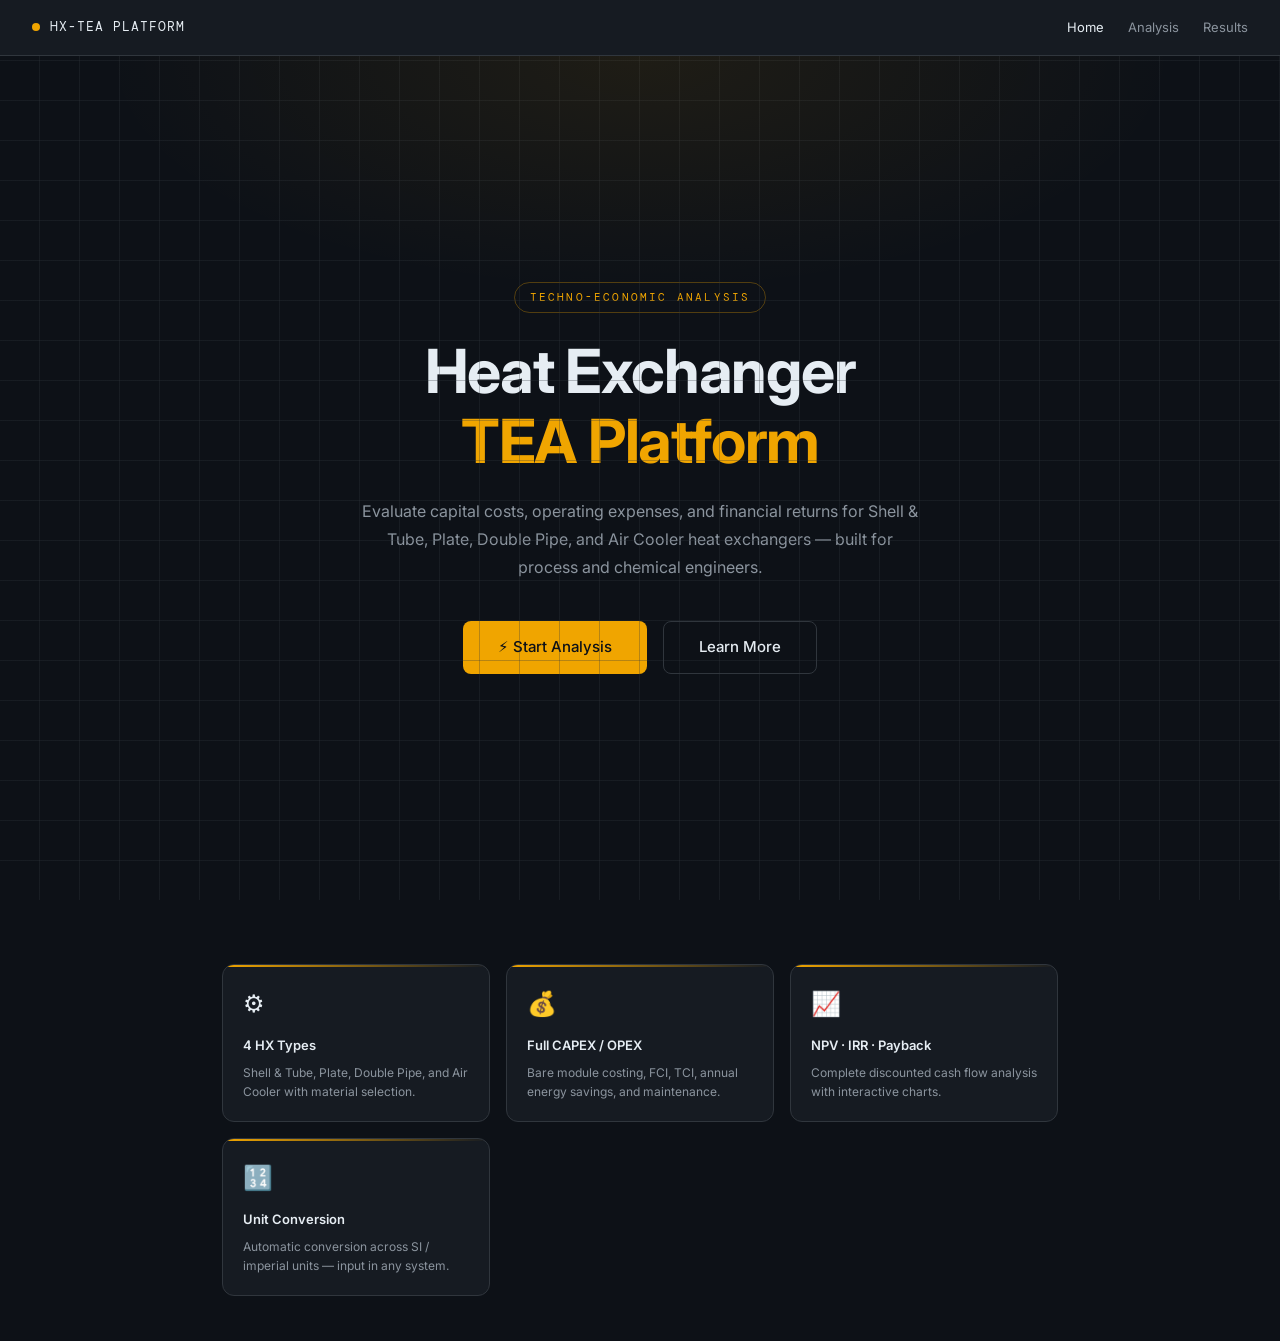
<file: index.html>
<!DOCTYPE html>
<html lang="en">
<head>
  <meta charset="UTF-8" />
  <meta name="viewport" content="width=device-width, initial-scale=1.0" />
  <title>Heat Exchanger TEA Platform</title>
  <link rel="stylesheet" href="static/css/style.css" />
  <link rel="preconnect" href="https://fonts.googleapis.com" />
  <link href="https://fonts.googleapis.com/css2?family=Inter:wght@400;500;600;700&family=DM+Mono:wght@400;500&display=swap" rel="stylesheet" />
</head>
<body>

<nav class="nav">
  <div class="nav-brand">
    <span class="dot"></span>
    HX-TEA Platform
  </div>
  <div class="nav-links">
    <a href="index.html" class="active">Home</a>
    <a href="analysis.html">Analysis</a>
    <a href="results.html">Results</a>
  </div>
</nav>

<section class="hero">
  <div class="hero-tag">Techno-Economic Analysis</div>

  <h1>Heat Exchanger<br /><span>TEA Platform</span></h1>

  <p>
    Evaluate capital costs, operating expenses, and financial returns for
    Shell &amp; Tube, Plate, Double Pipe, and Air Cooler heat exchangers —
    built for process and chemical engineers.
  </p>

  <div class="hero-cta">
    <a href="analysis.html" class="btn btn-primary btn-lg">
      ⚡ Start Analysis
    </a>
    <a href="#about" class="btn btn-outline btn-lg">
      Learn More
    </a>
  </div>
</section>

<div class="features" id="about">
  <div class="feat-card fade-in">
    <span class="feat-icon">⚙️</span>
    <h3>4 HX Types</h3>
    <p>Shell &amp; Tube, Plate, Double Pipe, and Air Cooler with material selection.</p>
  </div>
  <div class="feat-card fade-in" style="animation-delay:0.1s">
    <span class="feat-icon">💰</span>
    <h3>Full CAPEX / OPEX</h3>
    <p>Bare module costing, FCI, TCI, annual energy savings, and maintenance.</p>
  </div>
  <div class="feat-card fade-in" style="animation-delay:0.2s">
    <span class="feat-icon">📈</span>
    <h3>NPV · IRR · Payback</h3>
    <p>Complete discounted cash flow analysis with interactive charts.</p>
  </div>
  <div class="feat-card fade-in" style="animation-delay:0.3s">
    <span class="feat-icon">🔢</span>
    <h3>Unit Conversion</h3>
    <p>Automatic conversion across SI / imperial units — input in any system.</p>
  </div>
</div>

<br /><br />

</body>
</html>
</file>
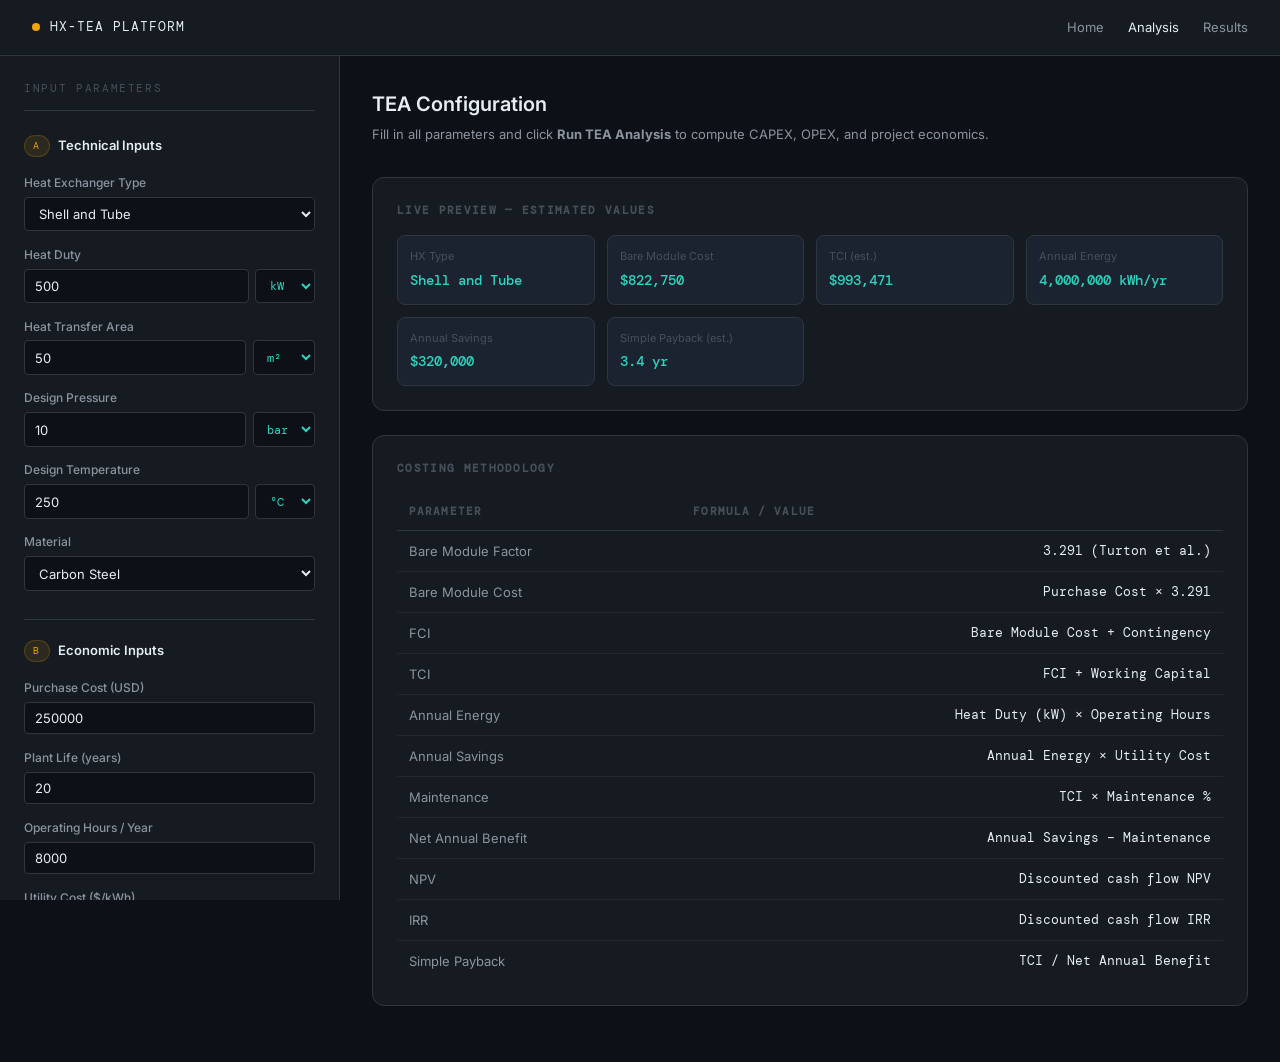
<file: analysis.html>
<!DOCTYPE html>
<html lang="en">
<head>
  <meta charset="UTF-8" />
  <meta name="viewport" content="width=device-width, initial-scale=1.0" />
  <title>TEA Input — HX-TEA Platform</title>
  <link rel="stylesheet" href="static/css/style.css" />
  <link rel="preconnect" href="https://fonts.googleapis.com" />
  <link href="https://fonts.googleapis.com/css2?family=Inter:wght@400;500;600;700&family=DM+Mono:wght@400;500&display=swap" rel="stylesheet" />
</head>
<body>

<nav class="nav">
  <div class="nav-brand"><span class="dot"></span>HX-TEA Platform</div>
  <div class="nav-links">
    <a href="index.html">Home</a>
    <a href="analysis.html" class="active">Analysis</a>
    <a href="results.html">Results</a>
  </div>
</nav>

<!-- Loading Overlay -->
<div class="loading-overlay" id="loadingOverlay">
  <div class="spinner"></div>
  <div class="loading-text">Running TEA Engine…</div>
</div>

<div class="page-layout">

  <!-- ── SIDEBAR (Input Form) ────────────────────────────────── -->
  <aside class="sidebar">
    <div class="sidebar-title">Input Parameters</div>

    <!-- Section A: Technical -->
    <div class="form-section">
      <div class="section-header">
        <span class="section-label">A</span>
        <span class="section-title">Technical Inputs</span>
      </div>

      <div class="field">
        <label>Heat Exchanger Type</label>
        <select id="hx_type" onchange="updatePreview()">
          <option value="Shell and Tube">Shell and Tube</option>
          <option value="Plate Heat Exchanger">Plate Heat Exchanger</option>
          <option value="Double Pipe">Double Pipe</option>
          <option value="Air Cooler">Air Cooler</option>
        </select>
      </div>

      <div class="field">
        <label>Heat Duty</label>
        <div class="field-row">
          <input type="number" id="heat_duty" placeholder="e.g. 500" value="500" min="0" onchange="updatePreview()" />
          <select id="heat_duty_unit" class="unit-select" onchange="updatePreview()">
            <option value="kW">kW</option>
            <option value="W">W</option>
            <option value="MW">MW</option>
          </select>
        </div>
      </div>

      <div class="field">
        <label>Heat Transfer Area</label>
        <div class="field-row">
          <input type="number" id="area" placeholder="e.g. 50" value="50" min="0" onchange="updatePreview()" />
          <select id="area_unit" class="unit-select" onchange="updatePreview()">
            <option value="m²">m²</option>
            <option value="ft²">ft²</option>
          </select>
        </div>
      </div>

      <div class="field">
        <label>Design Pressure</label>
        <div class="field-row">
          <input type="number" id="pressure" placeholder="e.g. 10" value="10" min="0" onchange="updatePreview()" />
          <select id="pressure_unit" class="unit-select" onchange="updatePreview()">
            <option value="bar">bar</option>
            <option value="psi">psi</option>
            <option value="kPa">kPa</option>
          </select>
        </div>
      </div>

      <div class="field">
        <label>Design Temperature</label>
        <div class="field-row">
          <input type="number" id="temperature" placeholder="e.g. 250" value="250" min="0" onchange="updatePreview()" />
          <select id="temperature_unit" class="unit-select" onchange="updatePreview()">
            <option value="°C">°C</option>
            <option value="°F">°F</option>
            <option value="K">K</option>
          </select>
        </div>
      </div>

      <div class="field">
        <label>Material</label>
        <select id="material" onchange="updatePreview()">
          <option value="Carbon Steel">Carbon Steel</option>
          <option value="SS304">SS 304</option>
          <option value="SS316">SS 316</option>
          <option value="Titanium">Titanium</option>
        </select>
      </div>
    </div>

    <div class="divider"></div>

    <!-- Section B: Economic -->
    <div class="form-section">
      <div class="section-header">
        <span class="section-label">B</span>
        <span class="section-title">Economic Inputs</span>
      </div>

      <div class="field">
        <label>Purchase Cost (USD)</label>
        <input type="number" id="purchase_cost" placeholder="e.g. 250000" value="250000" min="0" onchange="updatePreview()" />
      </div>

      <div class="field">
        <label>Plant Life (years)</label>
        <input type="number" id="plant_life" placeholder="e.g. 20" value="20" min="1" max="50" onchange="updatePreview()" />
      </div>

      <div class="field">
        <label>Operating Hours / Year</label>
        <input type="number" id="operating_hours" placeholder="e.g. 8000" value="8000" min="0" max="8760" onchange="updatePreview()" />
      </div>

      <div class="field">
        <label>Utility Cost ($/kWh)</label>
        <input type="number" id="utility_cost" placeholder="e.g. 0.08" value="0.08" min="0" step="0.001" onchange="updatePreview()" />
      </div>

      <div class="field">
        <label>Discount Rate (%)</label>
        <input type="number" id="discount_rate" placeholder="e.g. 10" value="10" min="0" max="100" step="0.1" onchange="updatePreview()" />
      </div>

      <div class="field">
        <label>Maintenance (% of TCI)</label>
        <input type="number" id="maintenance_pct" placeholder="e.g. 3" value="3" min="0" max="100" step="0.1" onchange="updatePreview()" />
      </div>

      <div class="field">
        <label>Contingency (% of Bare Module)</label>
        <input type="number" id="contingency_pct" placeholder="e.g. 15" value="15" min="0" max="100" step="0.1" onchange="updatePreview()" />
      </div>

      <div class="field">
        <label>Working Capital (% of FCI)</label>
        <input type="number" id="working_capital_pct" placeholder="e.g. 5" value="5" min="0" max="100" step="0.1" onchange="updatePreview()" />
      </div>
    </div>

    <button class="btn-run" id="runBtn" onclick="runTEA()">
      ⚡ Run TEA Analysis
    </button>

    <div id="errorMsg" style="display:none; color:var(--red-neg); font-size:12px; margin-top:0.75rem; padding:0.6rem; background:rgba(248,81,73,0.1); border-radius:4px; border:1px solid rgba(248,81,73,0.2);"></div>
  </aside>

  <!-- ── MAIN CONTENT ─────────────────────────────────────────── -->
  <main class="main-content">
    <div class="content-header">
      <h2>TEA Configuration</h2>
      <p>Fill in all parameters and click <strong>Run TEA Analysis</strong> to compute CAPEX, OPEX, and project economics.</p>
    </div>

    <!-- Live Preview Panel -->
    <div class="preview-panel">
      <h3>Live Preview — Estimated Values</h3>
      <div class="preview-grid" id="previewGrid">
        <div class="preview-item">
          <div class="label">HX Type</div>
          <div class="value" id="prev_type">—</div>
        </div>
        <div class="preview-item">
          <div class="label">Bare Module Cost</div>
          <div class="value" id="prev_bmc">—</div>
        </div>
        <div class="preview-item">
          <div class="label">TCI (est.)</div>
          <div class="value" id="prev_tci">—</div>
        </div>
        <div class="preview-item">
          <div class="label">Annual Energy</div>
          <div class="value" id="prev_energy">—</div>
        </div>
        <div class="preview-item">
          <div class="label">Annual Savings</div>
          <div class="value" id="prev_savings">—</div>
        </div>
        <div class="preview-item">
          <div class="label">Simple Payback (est.)</div>
          <div class="value" id="prev_payback">—</div>
        </div>
      </div>
    </div>

    <!-- Methodology Description -->
    <div class="preview-panel">
      <h3>Costing Methodology</h3>
      <table class="data-table">
        <thead>
          <tr><th>Parameter</th><th>Formula / Value</th></tr>
        </thead>
        <tbody>
          <tr><td>Bare Module Factor</td><td>3.291 (Turton et al.)</td></tr>
          <tr><td>Bare Module Cost</td><td>Purchase Cost × 3.291</td></tr>
          <tr><td>FCI</td><td>Bare Module Cost + Contingency</td></tr>
          <tr><td>TCI</td><td>FCI + Working Capital</td></tr>
          <tr><td>Annual Energy</td><td>Heat Duty (kW) × Operating Hours</td></tr>
          <tr><td>Annual Savings</td><td>Annual Energy × Utility Cost</td></tr>
          <tr><td>Maintenance</td><td>TCI × Maintenance %</td></tr>
          <tr><td>Net Annual Benefit</td><td>Annual Savings − Maintenance</td></tr>
          <tr><td>NPV</td><td>Discounted cash flow NPV</td></tr>
          <tr><td>IRR</td><td>Discounted cash flow IRR</td></tr>
          <tr><td>Simple Payback</td><td>TCI / Net Annual Benefit</td></tr>
        </tbody>
      </table>
    </div>
  </main>
</div>

<script src="static/js/main.js?v=2"></script>
</body>
</html>
</file>
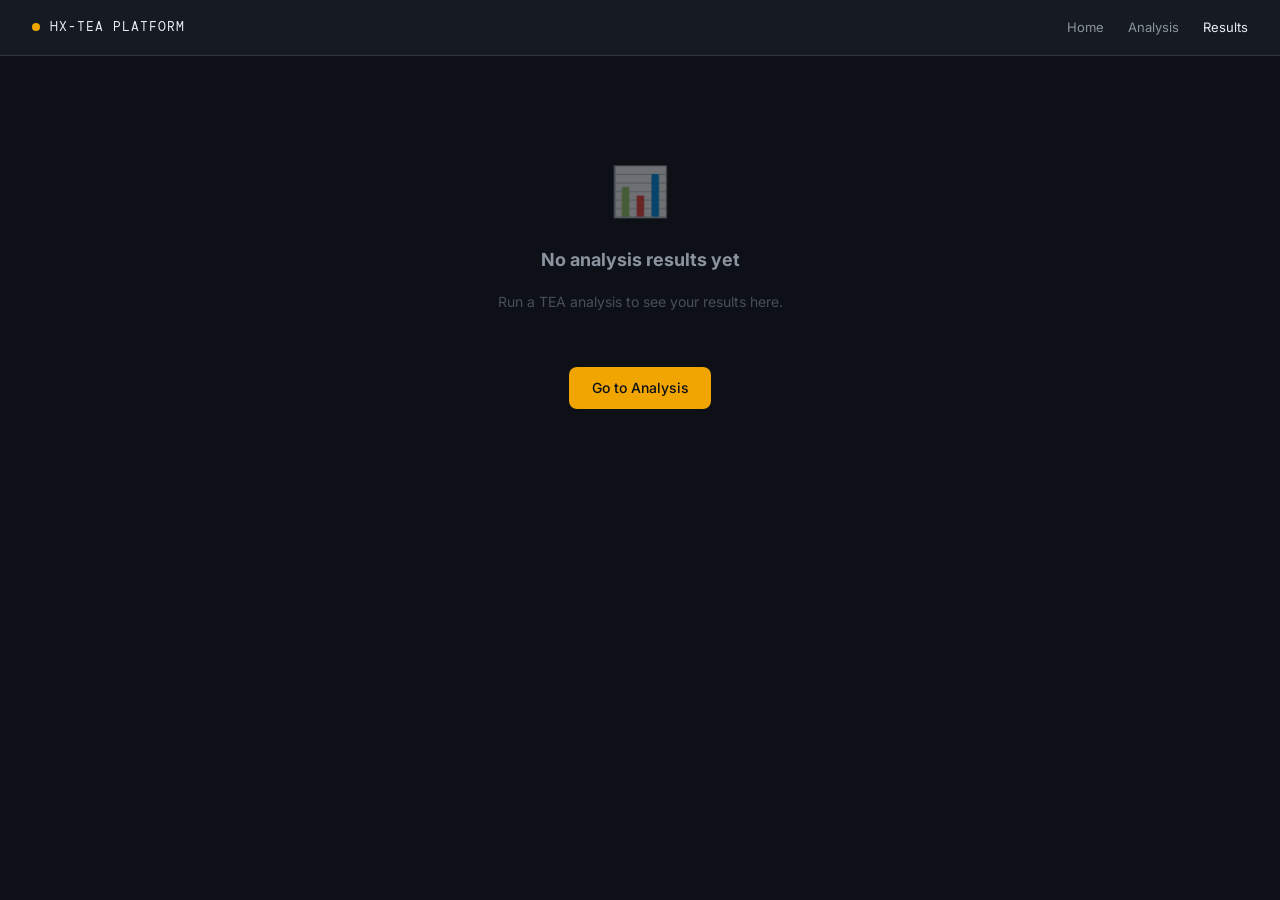
<file: results.html>
<!DOCTYPE html>
<html lang="en">
<head>
  <meta charset="UTF-8" />
  <meta name="viewport" content="width=device-width, initial-scale=1.0" />
  <title>TEA Results — HX-TEA Platform</title>
  <link rel="stylesheet" href="static/css/style.css" />
  <link rel="preconnect" href="https://fonts.googleapis.com" />
  <link href="https://fonts.googleapis.com/css2?family=Inter:wght@400;500;600;700&family=DM+Mono:wght@400;500&display=swap" rel="stylesheet" />
  <script src="https://cdn.plot.ly/plotly-2.32.0.min.js"></script>
</head>
<body>

<nav class="nav">
  <div class="nav-brand"><span class="dot"></span>HX-TEA Platform</div>
  <div class="nav-links">
    <a href="index.html">Home</a>
    <a href="analysis.html">Analysis</a>
    <a href="results.html" class="active">Results</a>
  </div>
</nav>

<!-- Empty State Container -->
<div class="empty-state" id="emptyState" style="display: none;">
  <div class="empty-icon">📊</div>
  <h2>No analysis results yet</h2>
  <p>Run a TEA analysis to see your results here.</p>
  <br />
  <a href="analysis.html" class="btn btn-primary">Go to Analysis</a>
</div>

<!-- Results Page Container -->
<div class="results-page fade-in" id="resultsPage" style="display: none;">

  <div class="results-header">
    <div>
      <h1>TEA Results — <span id="res_hx_type"></span></h1>
      <p>
        Material: <strong id="res_material"></strong> &nbsp;·&nbsp;
        Plant Life: <strong id="res_plant_life"></strong> &nbsp;·&nbsp;
        Operating: <strong id="res_operating_hours"></strong>
      </p>
    </div>
    <div style="display:flex; gap:0.5rem; flex-wrap:wrap; align-items:flex-start;">
      <div id="res_badges" style="display:flex; gap:0.5rem; flex-wrap:wrap;"></div>
      <a href="analysis.html" class="btn btn-outline">← New Analysis</a>
    </div>
  </div>

  <!-- KPI Cards -->
  <div class="kpi-grid">

    <div class="kpi-card">
      <div class="kpi-label">Purchase Cost</div>
      <div class="kpi-value" id="kpi_purchase_cost">$0</div>
      <div class="kpi-sub">Equipment purchase price</div>
    </div>

    <div class="kpi-card">
      <div class="kpi-label">Bare Module Cost</div>
      <div class="kpi-value" id="kpi_bare_module_cost">$0</div>
      <div class="kpi-sub">× <span id="res_bmf_factor">3.291</span> bare module factor</div>
    </div>

    <div class="kpi-card">
      <div class="kpi-label">Fixed Capital Investment</div>
      <div class="kpi-value" id="kpi_fci">$0</div>
      <div class="kpi-sub">BMC + Contingency</div>
    </div>

    <div class="kpi-card highlight">
      <div class="kpi-label">Total Capital Investment</div>
      <div class="kpi-value accent" id="kpi_tci">$0</div>
      <div class="kpi-sub">FCI + Working Capital</div>
    </div>

    <div class="kpi-card">
      <div class="kpi-label">Annual Energy Recovered</div>
      <div class="kpi-value" id="kpi_annual_energy">0</div>
      <div class="kpi-sub">kWh / year</div>
    </div>

    <div class="kpi-card">
      <div class="kpi-label">Annual Savings</div>
      <div class="kpi-value positive" id="kpi_annual_savings">$0</div>
      <div class="kpi-sub">Energy cost recovered</div>
    </div>

    <div class="kpi-card">
      <div class="kpi-label">Annual Maintenance</div>
      <div class="kpi-value negative" id="kpi_annual_maintenance">$0</div>
      <div class="kpi-sub">% of TCI per year</div>
    </div>

    <div class="kpi-card">
      <div class="kpi-label">Net Annual Benefit</div>
      <div class="kpi-value" id="kpi_net_annual_benefit">$0</div>
      <div class="kpi-sub">Savings − Maintenance</div>
    </div>

    <div class="kpi-card highlight">
      <div class="kpi-label">Net Present Value</div>
      <div class="kpi-value" id="kpi_npv">$0</div>
      <div class="kpi-sub">At <span id="res_discount_rate">0</span>% discount rate</div>
    </div>

    <div class="kpi-card highlight">
      <div class="kpi-label">Internal Rate of Return</div>
      <div class="kpi-value accent" id="kpi_irr">0%</div>
      <div class="kpi-sub">Project IRR</div>
    </div>

    <div class="kpi-card highlight">
      <div class="kpi-label">Simple Payback Period</div>
      <div class="kpi-value accent" id="kpi_payback_period">0 yr</div>
      <div class="kpi-sub">TCI / Net Annual Benefit</div>
    </div>

  </div>

  <!-- Charts -->
  <div class="charts-grid">
    <div class="chart-card">
      <h3>Annual Cash Flow</h3>
      <div class="chart-container" id="chartCashflow"></div>
    </div>
    <div class="chart-card">
      <h3>Cumulative Cash Flow</h3>
      <div class="chart-container" id="chartCumulative"></div>
    </div>
  </div>

  <!-- Summary Tables -->
  <div style="display:grid; grid-template-columns:1fr 1fr; gap:1.5rem; margin-bottom:2rem;">

    <div class="summary-section">
      <h3>CAPEX Breakdown</h3>
      <table class="data-table">
        <thead><tr><th>Item</th><th>Value (USD)</th></tr></thead>
        <tbody>
          <tr><td>Purchase Cost</td><td id="tbl_purchase_cost">$0</td></tr>
          <tr><td>Bare Module Factor</td><td id="tbl_bmf_factor">3.291</td></tr>
          <tr><td>Bare Module Cost</td><td id="tbl_bare_module_cost">$0</td></tr>
          <tr><td>Contingency</td><td id="tbl_contingency_cost">$0</td></tr>
          <tr><td>Fixed Capital Investment</td><td id="tbl_fci">$0</td></tr>
          <tr><td>Working Capital</td><td id="tbl_working_capital">$0</td></tr>
          <tr><td><strong>Total Capital Investment</strong></td><td><strong id="tbl_tci">$0</strong></td></tr>
        </tbody>
      </table>
    </div>

    <div class="summary-section">
      <h3>OPEX & Economics</h3>
      <table class="data-table">
        <thead><tr><th>Item</th><th>Value</th></tr></thead>
        <tbody>
          <tr><td>Annual Energy Recovered</td><td id="tbl_annual_energy">0 kWh/yr</td></tr>
          <tr><td>Annual Savings</td><td id="tbl_annual_savings">$0/yr</td></tr>
          <tr><td>Annual Maintenance</td><td id="tbl_annual_maintenance">$0/yr</td></tr>
          <tr><td>Net Annual Benefit</td><td id="tbl_net_annual_benefit">$0/yr</td></tr>
          <tr><td>NPV</td><td id="tbl_npv">$0</td></tr>
          <tr><td>IRR</td><td id="tbl_irr">0%</td></tr>
          <tr><td>Simple Payback</td><td id="tbl_payback_period">0 years</td></tr>
        </tbody>
      </table>
    </div>
  </div>

</div>

<script src="static/js/results.js"></script>
</body>
</html>
</file>
<file: static/css/style.css>
/* static/css/style.css — Heat Exchanger TEA Platform */

/* ─── Tokens ─────────────────────────────────────── */
:root {
  --bg-base:      #0d1117;
  --bg-panel:     #161b22;
  --bg-card:      #1c2330;
  --bg-input:     #0d1117;
  --border:       #30363d;
  --border-focus: #388bfd;

  --amber:        #f0a500;
  --amber-dim:    #b07800;
  --teal:         #2dd4bf;
  --teal-dim:     #0f766e;
  --red-neg:      #f85149;
  --green-pos:    #3fb950;

  --text-primary:   #e6edf3;
  --text-secondary: #8b949e;
  --text-muted:     #484f58;

  --font-display: 'DM Mono', 'Fira Mono', 'Courier New', monospace;
  --font-body:    'Inter', 'Segoe UI', system-ui, sans-serif;
  --font-data:    'DM Mono', 'Fira Mono', monospace;

  --radius-sm:  4px;
  --radius-md:  8px;
  --radius-lg:  12px;

  --shadow-card: 0 1px 3px rgba(0,0,0,0.4), 0 0 0 1px rgba(48,54,61,0.5);
  --shadow-glow: 0 0 20px rgba(240,165,0,0.15);
}

/* ─── Reset / Base ───────────────────────────────── */
*, *::before, *::after { box-sizing: border-box; margin: 0; padding: 0; }

html { scroll-behavior: smooth; }

body {
  background: var(--bg-base);
  color: var(--text-primary);
  font-family: var(--font-body);
  font-size: 14px;
  line-height: 1.6;
  min-height: 100vh;
}

a { color: var(--teal); text-decoration: none; }
a:hover { color: var(--amber); }

/* ─── Nav ────────────────────────────────────────── */
.nav {
  display: flex;
  align-items: center;
  justify-content: space-between;
  padding: 0 2rem;
  height: 56px;
  background: var(--bg-panel);
  border-bottom: 1px solid var(--border);
  position: sticky; top: 0; z-index: 100;
}

.nav-brand {
  display: flex;
  align-items: center;
  gap: 0.6rem;
  font-family: var(--font-display);
  font-size: 13px;
  letter-spacing: 0.08em;
  color: var(--text-primary);
  text-transform: uppercase;
}

.nav-brand .dot {
  width: 8px; height: 8px;
  background: var(--amber);
  border-radius: 50%;
  animation: pulse 2s ease-in-out infinite;
}

@keyframes pulse {
  0%, 100% { opacity: 1; box-shadow: 0 0 0 0 rgba(240,165,0,0.4); }
  50%       { opacity: 0.7; box-shadow: 0 0 0 6px rgba(240,165,0,0); }
}

.nav-links { display: flex; gap: 1.5rem; }
.nav-links a {
  font-size: 13px;
  color: var(--text-secondary);
  transition: color 0.2s;
}
.nav-links a:hover,
.nav-links a.active { color: var(--text-primary); }

/* ─── Buttons ────────────────────────────────────── */
.btn {
  display: inline-flex;
  align-items: center;
  gap: 0.5rem;
  padding: 0.6rem 1.4rem;
  border-radius: var(--radius-md);
  font-family: var(--font-body);
  font-size: 14px;
  font-weight: 500;
  cursor: pointer;
  border: none;
  transition: all 0.2s;
  white-space: nowrap;
}

.btn-primary {
  background: var(--amber);
  color: #0d1117;
}
.btn-primary:hover {
  background: #ffb820;
  box-shadow: 0 0 16px rgba(240,165,0,0.35);
}

.btn-outline {
  background: transparent;
  color: var(--text-primary);
  border: 1px solid var(--border);
}
.btn-outline:hover {
  border-color: var(--amber);
  color: var(--amber);
}

.btn-lg {
  padding: 0.85rem 2.2rem;
  font-size: 15px;
  border-radius: var(--radius-md);
}

.btn-run {
  width: 100%;
  justify-content: center;
  padding: 0.9rem;
  font-size: 15px;
  background: var(--amber);
  color: #0d1117;
  border-radius: var(--radius-md);
  font-weight: 600;
  letter-spacing: 0.04em;
  border: none;
  cursor: pointer;
  transition: all 0.2s;
}
.btn-run:hover:not(:disabled) {
  background: #ffb820;
  box-shadow: 0 0 20px rgba(240,165,0,0.4);
}
.btn-run:disabled {
  opacity: 0.5;
  cursor: not-allowed;
}

/* ─── Hero (Home) ────────────────────────────────── */
.hero {
  display: flex;
  flex-direction: column;
  align-items: center;
  justify-content: center;
  text-align: center;
  min-height: calc(100vh - 56px);
  padding: 4rem 2rem;
  position: relative;
  overflow: hidden;
}

.hero::before {
  content: "";
  position: absolute;
  inset: 0;
  background:
    radial-gradient(ellipse 60% 40% at 50% 0%, rgba(240,165,0,0.08) 0%, transparent 70%),
    repeating-linear-gradient(
      0deg,
      transparent,
      transparent 39px,
      rgba(48,54,61,0.3) 39px,
      rgba(48,54,61,0.3) 40px
    ),
    repeating-linear-gradient(
      90deg,
      transparent,
      transparent 39px,
      rgba(48,54,61,0.3) 39px,
      rgba(48,54,61,0.3) 40px
    );
  pointer-events: none;
}

.hero-tag {
  font-family: var(--font-display);
  font-size: 11px;
  letter-spacing: 0.2em;
  text-transform: uppercase;
  color: var(--amber);
  margin-bottom: 1.5rem;
  border: 1px solid rgba(240,165,0,0.3);
  padding: 0.35rem 0.9rem;
  border-radius: 100px;
}

.hero h1 {
  font-size: clamp(2.2rem, 5vw, 3.8rem);
  font-weight: 700;
  line-height: 1.15;
  letter-spacing: -0.02em;
  max-width: 720px;
  margin-bottom: 1.25rem;
}

.hero h1 span { color: var(--amber); }

.hero p {
  font-size: 16px;
  color: var(--text-secondary);
  max-width: 560px;
  line-height: 1.75;
  margin-bottom: 2.5rem;
}

.hero-cta {
  display: flex;
  gap: 1rem;
  flex-wrap: wrap;
  justify-content: center;
}

/* Feature Cards */
.features {
  display: grid;
  grid-template-columns: repeat(auto-fit, minmax(220px, 1fr));
  gap: 1rem;
  max-width: 900px;
  margin: 4rem auto 0;
  padding: 0 2rem;
  width: 100%;
}

.feat-card {
  background: var(--bg-panel);
  border: 1px solid var(--border);
  border-radius: var(--radius-lg);
  padding: 1.25rem;
  position: relative;
  overflow: hidden;
}

.feat-card::before {
  content: "";
  position: absolute;
  top: 0; left: 0; right: 0;
  height: 2px;
  background: linear-gradient(90deg, var(--amber), transparent);
}

.feat-icon {
  font-size: 1.5rem;
  margin-bottom: 0.75rem;
  display: block;
}

.feat-card h3 {
  font-size: 13px;
  font-weight: 600;
  color: var(--text-primary);
  margin-bottom: 0.4rem;
}

.feat-card p {
  font-size: 12px;
  color: var(--text-secondary);
  line-height: 1.6;
}

/* ─── Analysis Page ──────────────────────────────── */
.page-layout {
  display: grid;
  grid-template-columns: 340px 1fr;
  min-height: calc(100vh - 56px);
}

.sidebar {
  background: var(--bg-panel);
  border-right: 1px solid var(--border);
  padding: 1.5rem;
  overflow-y: auto;
  position: sticky;
  top: 56px;
  height: calc(100vh - 56px);
}

.sidebar-title {
  font-family: var(--font-display);
  font-size: 11px;
  letter-spacing: 0.15em;
  text-transform: uppercase;
  color: var(--text-muted);
  margin-bottom: 1.5rem;
  padding-bottom: 0.75rem;
  border-bottom: 1px solid var(--border);
}

.form-section {
  margin-bottom: 1.75rem;
}

.section-header {
  display: flex;
  align-items: center;
  gap: 0.5rem;
  margin-bottom: 1rem;
}

.section-label {
  font-family: var(--font-display);
  font-size: 10px;
  letter-spacing: 0.15em;
  text-transform: uppercase;
  color: var(--amber);
  padding: 2px 8px;
  background: rgba(240,165,0,0.1);
  border-radius: 100px;
  border: 1px solid rgba(240,165,0,0.2);
}

.section-title {
  font-size: 13px;
  font-weight: 600;
  color: var(--text-primary);
}

/* Form Fields */
.field {
  margin-bottom: 0.85rem;
}

.field label {
  display: block;
  font-size: 12px;
  color: var(--text-secondary);
  margin-bottom: 0.3rem;
  font-weight: 500;
}

.field-row {
  display: flex;
  gap: 0.4rem;
}

.field-row input,
.field-row select {
  flex: 1;
}

select, input[type="number"], input[type="text"] {
  background: var(--bg-input);
  border: 1px solid var(--border);
  border-radius: var(--radius-sm);
  color: var(--text-primary);
  font-family: var(--font-body);
  font-size: 13px;
  padding: 0.45rem 0.6rem;
  width: 100%;
  transition: border-color 0.2s, box-shadow 0.2s;
  -moz-appearance: textfield;
  appearance: textfield;
}

input[type="number"]::-webkit-outer-spin-button,
input[type="number"]::-webkit-inner-spin-button { -webkit-appearance: none; }

select, input[type="number"]:focus, input[type="text"]:focus {
  outline: none;
}

select:focus, input:focus {
  border-color: var(--border-focus);
  box-shadow: 0 0 0 3px rgba(56,139,253,0.15);
}

select.unit-select {
  flex: 0 0 auto;
  width: auto;
  min-width: 60px;
  color: var(--teal);
  font-size: 12px;
  font-family: var(--font-display);
}

/* ─── Main Content Area ──────────────────────────── */
.main-content {
  padding: 2rem;
  background: var(--bg-base);
}

.content-header {
  margin-bottom: 2rem;
}

.content-header h2 {
  font-size: 20px;
  font-weight: 600;
  margin-bottom: 0.25rem;
}

.content-header p {
  color: var(--text-secondary);
  font-size: 13px;
}

/* Preview Panel */
.preview-panel {
  background: var(--bg-panel);
  border: 1px solid var(--border);
  border-radius: var(--radius-lg);
  padding: 1.5rem;
  margin-bottom: 1.5rem;
}

.preview-panel h3 {
  font-family: var(--font-display);
  font-size: 11px;
  letter-spacing: 0.12em;
  text-transform: uppercase;
  color: var(--text-muted);
  margin-bottom: 1rem;
}

.preview-grid {
  display: grid;
  grid-template-columns: repeat(auto-fill, minmax(160px, 1fr));
  gap: 0.75rem;
}

.preview-item {
  background: var(--bg-card);
  border: 1px solid var(--border);
  border-radius: var(--radius-md);
  padding: 0.75rem;
}

.preview-item .label {
  font-size: 11px;
  color: var(--text-muted);
  margin-bottom: 0.2rem;
}

.preview-item .value {
  font-family: var(--font-data);
  font-size: 14px;
  color: var(--teal);
  font-weight: 500;
}

/* ─── Loading State ──────────────────────────────── */
.loading-overlay {
  display: none;
  position: fixed;
  inset: 0;
  background: rgba(13,17,23,0.85);
  z-index: 999;
  flex-direction: column;
  align-items: center;
  justify-content: center;
  gap: 1rem;
  backdrop-filter: blur(4px);
}

.loading-overlay.active { display: flex; }

.spinner {
  width: 40px; height: 40px;
  border: 3px solid var(--border);
  border-top-color: var(--amber);
  border-radius: 50%;
  animation: spin 0.8s linear infinite;
}

@keyframes spin { to { transform: rotate(360deg); } }

.loading-text {
  font-family: var(--font-display);
  font-size: 12px;
  letter-spacing: 0.15em;
  color: var(--text-secondary);
  text-transform: uppercase;
}

/* ─── Results Page ───────────────────────────────── */
.results-page { padding: 2rem; max-width: 1200px; margin: 0 auto; }

.results-header {
  display: flex;
  align-items: flex-start;
  justify-content: space-between;
  margin-bottom: 2rem;
  flex-wrap: wrap;
  gap: 1rem;
}

.results-header h1 {
  font-size: 22px;
  font-weight: 600;
}

.results-header p {
  font-size: 13px;
  color: var(--text-secondary);
  margin-top: 0.25rem;
}

.badge {
  display: inline-flex;
  align-items: center;
  gap: 0.35rem;
  font-family: var(--font-display);
  font-size: 11px;
  letter-spacing: 0.1em;
  text-transform: uppercase;
  padding: 0.3rem 0.75rem;
  border-radius: 100px;
  border: 1px solid;
}

.badge-success { color: var(--green-pos); border-color: rgba(63,185,80,0.3); background: rgba(63,185,80,0.08); }
.badge-warning { color: var(--amber); border-color: rgba(240,165,0,0.3); background: rgba(240,165,0,0.08); }
.badge-danger  { color: var(--red-neg); border-color: rgba(248,81,73,0.3); background: rgba(248,81,73,0.08); }

/* KPI Cards */
.kpi-grid {
  display: grid;
  grid-template-columns: repeat(auto-fill, minmax(200px, 1fr));
  gap: 1rem;
  margin-bottom: 2rem;
}

.kpi-card {
  background: var(--bg-panel);
  border: 1px solid var(--border);
  border-radius: var(--radius-lg);
  padding: 1.25rem;
  position: relative;
  overflow: hidden;
  transition: border-color 0.2s, box-shadow 0.2s;
}

.kpi-card:hover {
  border-color: rgba(240,165,0,0.3);
  box-shadow: var(--shadow-glow);
}

.kpi-card.highlight {
  border-color: rgba(240,165,0,0.4);
}

.kpi-card.highlight::after {
  content: "";
  position: absolute;
  top: 0; left: 0; right: 0;
  height: 2px;
  background: linear-gradient(90deg, var(--amber), var(--teal));
}

.kpi-label {
  font-size: 11px;
  color: var(--text-muted);
  text-transform: uppercase;
  letter-spacing: 0.1em;
  margin-bottom: 0.5rem;
  font-family: var(--font-display);
}

.kpi-value {
  font-family: var(--font-data);
  font-size: 1.6rem;
  font-weight: 600;
  color: var(--text-primary);
  line-height: 1.2;
}

.kpi-value.positive { color: var(--green-pos); }
.kpi-value.negative { color: var(--red-neg); }
.kpi-value.accent   { color: var(--amber); }

.kpi-sub {
  font-size: 11px;
  color: var(--text-muted);
  margin-top: 0.35rem;
}

/* Charts */
.charts-grid {
  display: grid;
  grid-template-columns: 1fr 1fr;
  gap: 1.5rem;
  margin-bottom: 2rem;
}

.chart-card {
  background: var(--bg-panel);
  border: 1px solid var(--border);
  border-radius: var(--radius-lg);
  padding: 1.25rem;
}

.chart-card h3 {
  font-family: var(--font-display);
  font-size: 11px;
  letter-spacing: 0.12em;
  text-transform: uppercase;
  color: var(--text-muted);
  margin-bottom: 1rem;
}

.chart-container { width: 100%; height: 300px; }

/* Summary Table */
.summary-section {
  background: var(--bg-panel);
  border: 1px solid var(--border);
  border-radius: var(--radius-lg);
  padding: 1.25rem;
  margin-bottom: 2rem;
}

.summary-section h3 {
  font-family: var(--font-display);
  font-size: 11px;
  letter-spacing: 0.12em;
  text-transform: uppercase;
  color: var(--text-muted);
  margin-bottom: 1rem;
}

.data-table {
  width: 100%;
  border-collapse: collapse;
  font-size: 13px;
}

.data-table th {
  text-align: left;
  padding: 0.6rem 0.75rem;
  font-size: 11px;
  font-family: var(--font-display);
  letter-spacing: 0.1em;
  text-transform: uppercase;
  color: var(--text-muted);
  border-bottom: 1px solid var(--border);
}

.data-table td {
  padding: 0.6rem 0.75rem;
  border-bottom: 1px solid rgba(48,54,61,0.5);
  color: var(--text-secondary);
}

.data-table td:last-child {
  font-family: var(--font-data);
  color: var(--text-primary);
  text-align: right;
}

.data-table tr:last-child td { border-bottom: none; }
.data-table tr:hover td { background: rgba(255,255,255,0.02); }

/* No-results state */
.empty-state {
  display: flex;
  flex-direction: column;
  align-items: center;
  justify-content: center;
  min-height: 50vh;
  text-align: center;
  gap: 1rem;
}

.empty-icon { font-size: 3rem; opacity: 0.4; }
.empty-state h2 { font-size: 18px; color: var(--text-secondary); }
.empty-state p  { font-size: 14px; color: var(--text-muted); }

/* ─── Utility ────────────────────────────────────── */
.divider {
  height: 1px;
  background: var(--border);
  margin: 1.25rem 0;
}

.text-muted { color: var(--text-muted); }
.text-sm { font-size: 12px; }
.mono { font-family: var(--font-data); }

/* ─── Responsive ─────────────────────────────────── */
@media (max-width: 900px) {
  .page-layout {
    grid-template-columns: 1fr;
  }

  .sidebar {
    position: static;
    height: auto;
    border-right: none;
    border-bottom: 1px solid var(--border);
  }

  .charts-grid {
    grid-template-columns: 1fr;
  }
}

@media (max-width: 600px) {
  .nav { padding: 0 1rem; }
  .results-page { padding: 1rem; }
  .main-content { padding: 1rem; }
  .kpi-grid { grid-template-columns: 1fr 1fr; }
}

/* ─── Scrollbar ──────────────────────────────────── */
::-webkit-scrollbar { width: 6px; height: 6px; }
::-webkit-scrollbar-track { background: transparent; }
::-webkit-scrollbar-thumb { background: var(--border); border-radius: 3px; }
::-webkit-scrollbar-thumb:hover { background: var(--text-muted); }

/* ─── Transitions ────────────────────────────────── */
.fade-in {
  animation: fadeIn 0.4s ease forwards;
}

@keyframes fadeIn {
  from { opacity: 0; transform: translateY(8px); }
  to   { opacity: 1; transform: translateY(0); }
}
</file>
